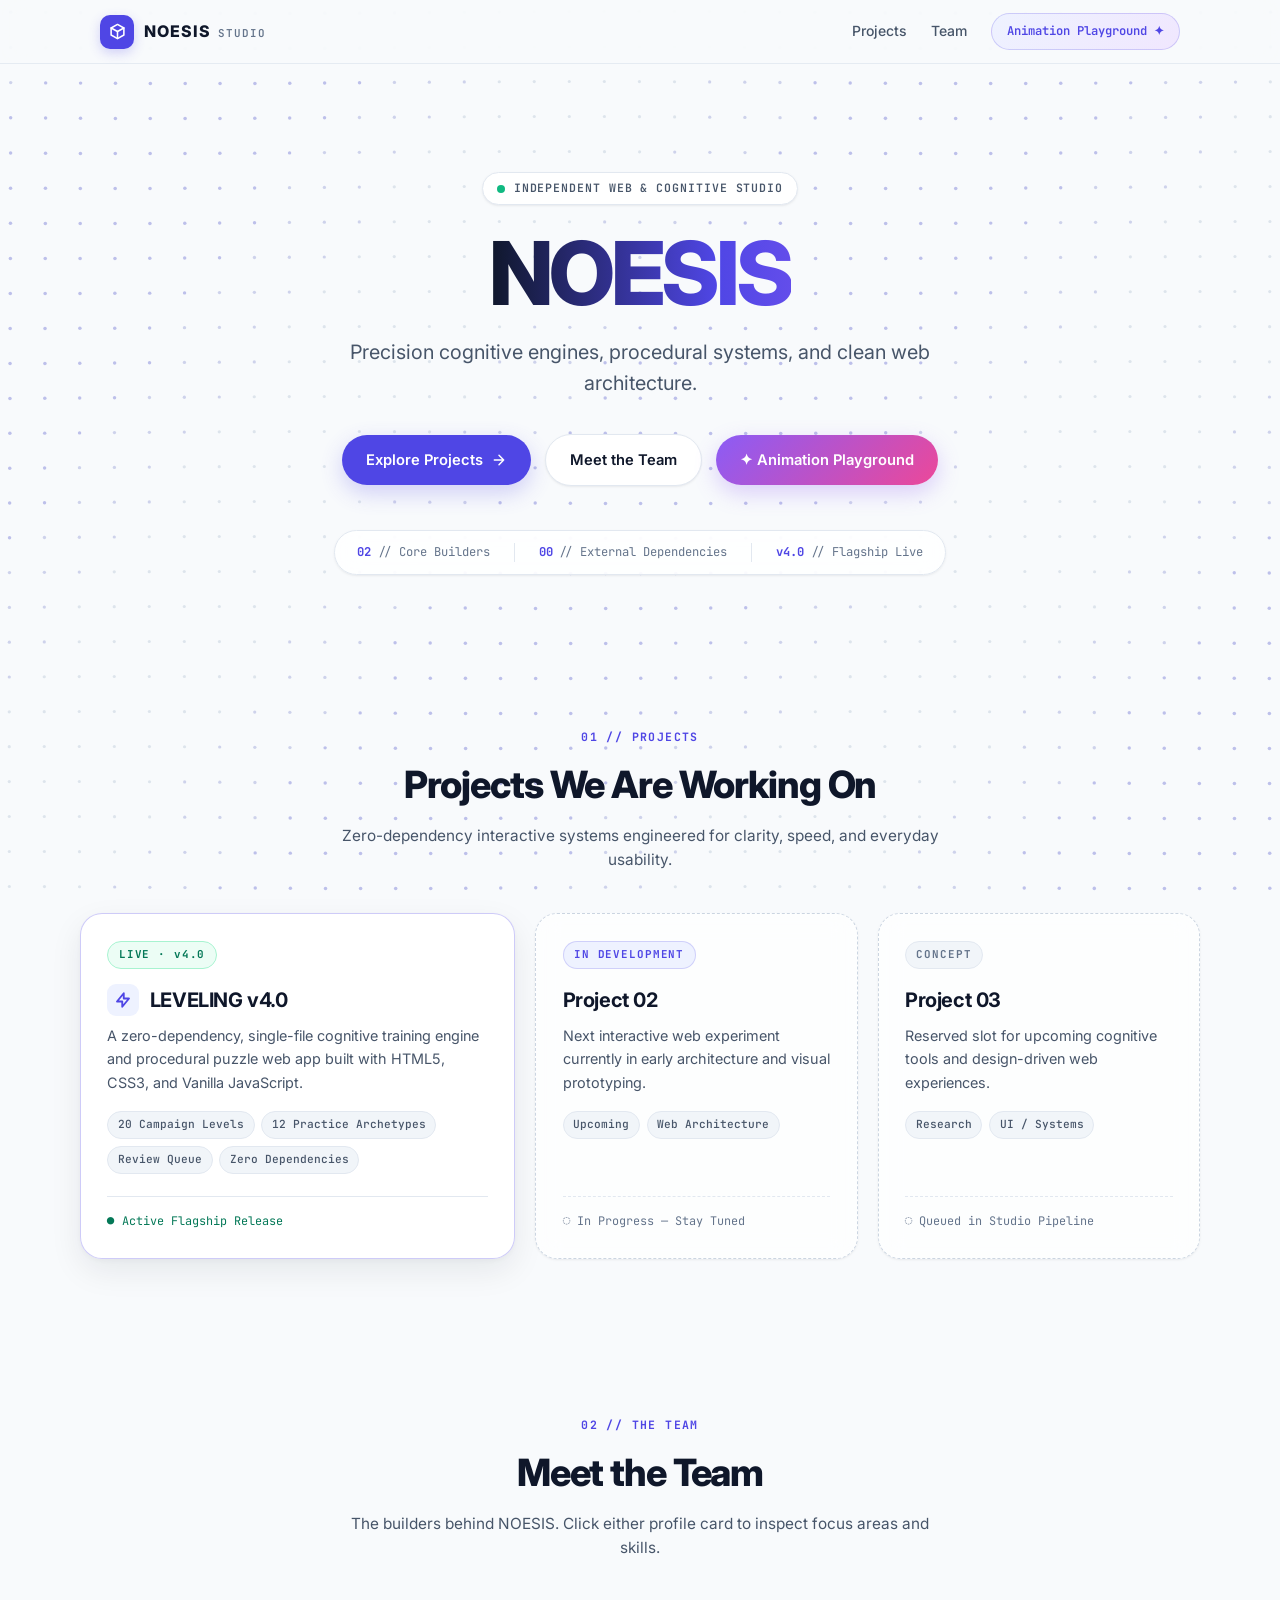
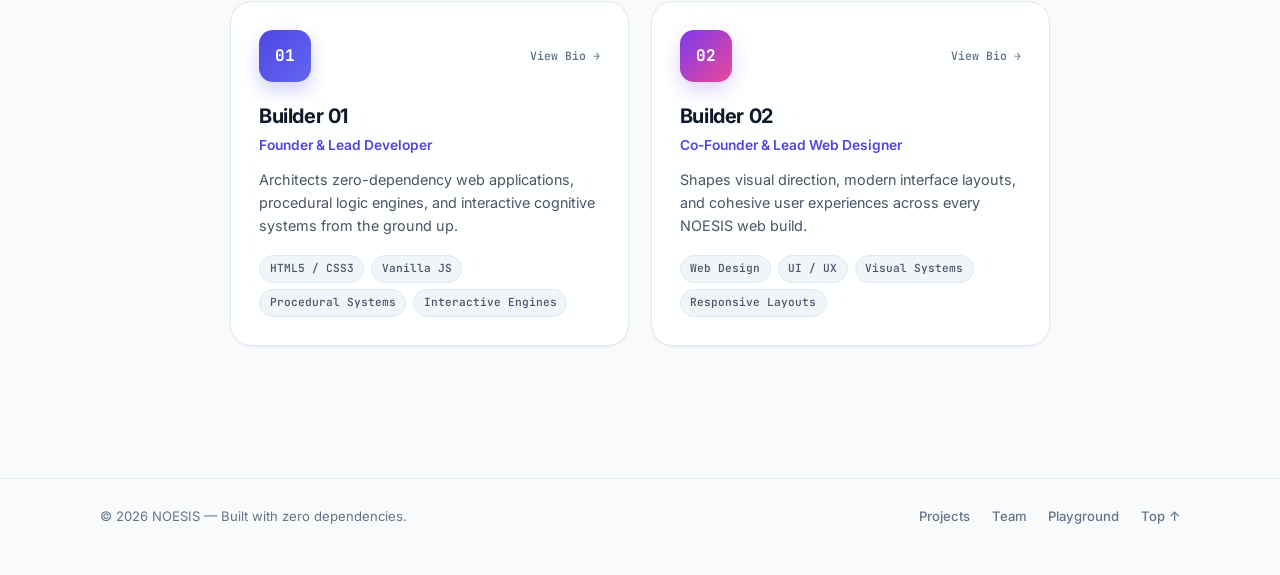
<file: index.html>
<!DOCTYPE html>
<html lang="en">
<head>
  <meta charset="UTF-8" />
  <meta name="viewport" content="width=device-width, initial-scale=1.0" />
  <title>NOESIS — Independent Web &amp; Cognitive Studio</title>

  <!-- Google Fonts: Inter (Editorial UI) & JetBrains Mono (Labels & Telemetry) -->
  <link rel="preconnect" href="https://fonts.googleapis.com" />
  <link rel="preconnect" href="https://fonts.gstatic.com" crossorigin />
  <link href="https://fonts.googleapis.com/css2?family=Inter:wght@400;500;600;700;800&family=JetBrains+Mono:wght@400;500;600;700&display=swap" rel="stylesheet" />

  <link rel="stylesheet" href="style.css" />
</head>
<body>

  <!-- =========================================================================
       SCROLL PROGRESS BAR
       ========================================================================= -->
  <div class="scroll-progress" id="scrollProgress" aria-hidden="true"></div>

  <!-- =========================================================================
       FULL-VIEWPORT 60FPS MAGNETIC DOT MATRIX CANVAS
       ========================================================================= -->
  <canvas id="matrixCanvas" aria-hidden="true"></canvas>

  <!-- =========================================================================
       MAIN EDITORIAL WEBSITE SHELL
       ========================================================================= -->
  <div class="site-shell" id="siteShell">

    <!-- 1. STICKY FROSTED NAVBAR -->
    <header class="navbar-wrap">
      <nav class="navbar" aria-label="Primary Navigation">
        <a href="#top" class="brand">
          <!-- Minimalist Geometric NOESIS SVG Mark -->
          <span class="brand-mark" aria-hidden="true">
            <svg width="17" height="17" viewBox="0 0 24 24" fill="none" stroke="currentColor" stroke-width="2.2" stroke-linecap="round" stroke-linejoin="round">
              <polygon points="12 2 21 7 21 17 12 22 3 17 3 7 12 2"></polygon>
              <line x1="12" y1="22" x2="12" y2="12"></line>
              <polyline points="21 7 12 12 3 7"></polyline>
            </svg>
          </span>
          <span class="brand-text">
            <span class="brand-name">NOESIS</span>
            <span class="brand-tag">STUDIO</span>
          </span>
        </a>

        <div class="nav-right">
          <div class="nav-links" id="navLinks">
            <a href="#projects">Projects</a>
            <a href="#team">Team</a>
          </div>

          <a href="playground.html" class="nav-cta magnetic-btn">
            Animation Playground ✦
          </a>

          <button type="button" class="mobile-menu-btn" id="mobileMenuBtn" aria-label="Toggle navigation menu" aria-expanded="false">
            <svg width="18" height="18" viewBox="0 0 24 24" fill="none" stroke="currentColor" stroke-width="2">
              <path stroke-linecap="round" d="M4 7h16M4 12h16M4 17h16" />
            </svg>
          </button>
        </div>
      </nav>
    </header>

    <main id="top">
      <!-- 2. HERO SECTION -->
      <section class="hero container">
        <div class="status-pill reveal" data-reveal-delay="0">
          <span class="live-dot" aria-hidden="true"></span>
          INDEPENDENT WEB &amp; COGNITIVE STUDIO
        </div>

        <h1 class="hero-title reveal" data-reveal-delay="1">NOESIS</h1>

        <p class="hero-subtitle reveal" data-reveal-delay="2">
          Precision cognitive engines, procedural systems, and clean web architecture.
        </p>

        <div class="hero-actions reveal" data-reveal-delay="3">
          <a href="#projects" class="btn-primary magnetic-btn">
            Explore Projects
            <svg width="16" height="16" viewBox="0 0 24 24" fill="none" stroke="currentColor" stroke-width="2.2" stroke-linecap="round" stroke-linejoin="round">
              <path d="M5 12h14m-7-7 7 7-7 7" />
            </svg>
          </a>
          <a href="#team" class="btn-secondary magnetic-btn">Meet the Team</a>
          <a href="playground.html" class="btn-playground magnetic-btn">
            ✦ Animation Playground
          </a>
        </div>

        <!-- Compact Horizontal Telemetry Strip -->
        <div class="telemetry-strip surface-card reveal" data-reveal-delay="4" aria-label="Studio Telemetry">
          <div class="telemetry-item"><strong>02</strong> // Core Builders</div>
          <div class="telemetry-item"><strong>00</strong> // External Dependencies</div>
          <div class="telemetry-item"><strong>v4.0</strong> // Flagship Live</div>
        </div>
      </section>

      <!-- 3. PROJECTS WE ARE WORKING ON (#projects) -->
      <section id="projects" class="container">
        <div class="section-head reveal">
          <span class="eyebrow">01 // PROJECTS</span>
          <h2 class="section-title">Projects We Are Working On</h2>
          <p class="section-desc">
            Zero-dependency interactive systems engineered for clarity, speed, and everyday usability.
          </p>
        </div>

        <!-- Populated dynamically from NOESIS_PROJECTS -->
        <div class="projects-grid" id="projectsGrid"></div>
      </section>

      <!-- 4. MEET THE TEAM (#team) -->
      <section id="team" class="container">
        <div class="section-head reveal">
          <span class="eyebrow">02 // THE TEAM</span>
          <h2 class="section-title">Meet the Team</h2>
          <p class="section-desc">
            The builders behind NOESIS. Click either profile card to inspect focus areas and skills.
          </p>
        </div>

        <!-- Populated dynamically from NOESIS_TEAM -->
        <div class="team-grid" id="teamGrid"></div>
      </section>
    </main>

    <!-- 5. MINIMALIST SINGLE-ROW FOOTER -->
    <footer class="site-footer">
      <div class="container footer-inner">
        <div>© 2026 NOESIS — Built with zero dependencies.</div>
        <div class="footer-links">
          <a href="#projects">Projects</a>
          <a href="#team">Team</a>
          <a href="playground.html">Playground</a>
          <a href="#top">Top ↑</a>
        </div>
      </div>
    </footer>
  </div>

  <!-- =========================================================================
       TEAM MEMBER DETAIL MODAL
       ========================================================================= -->
  <div class="modal-backdrop" id="memberModal" role="dialog" aria-modal="true" aria-labelledby="modalMemberName">
    <div class="modal-card">
      <button type="button" class="modal-close" id="modalCloseBtn" aria-label="Close profile modal">
        <svg width="16" height="16" viewBox="0 0 24 24" fill="none" stroke="currentColor" stroke-width="2.2">
          <path stroke-linecap="round" d="M6 6l12 12M18 6L6 18" />
        </svg>
      </button>
      <div id="modalBody"></div>
    </div>
  </div>

  <!-- TOAST NOTIFICATION -->
  <div class="toast" id="toast" role="status" aria-live="polite"></div>

  <script src="script.js"></script>
</body>
</html>
</file>
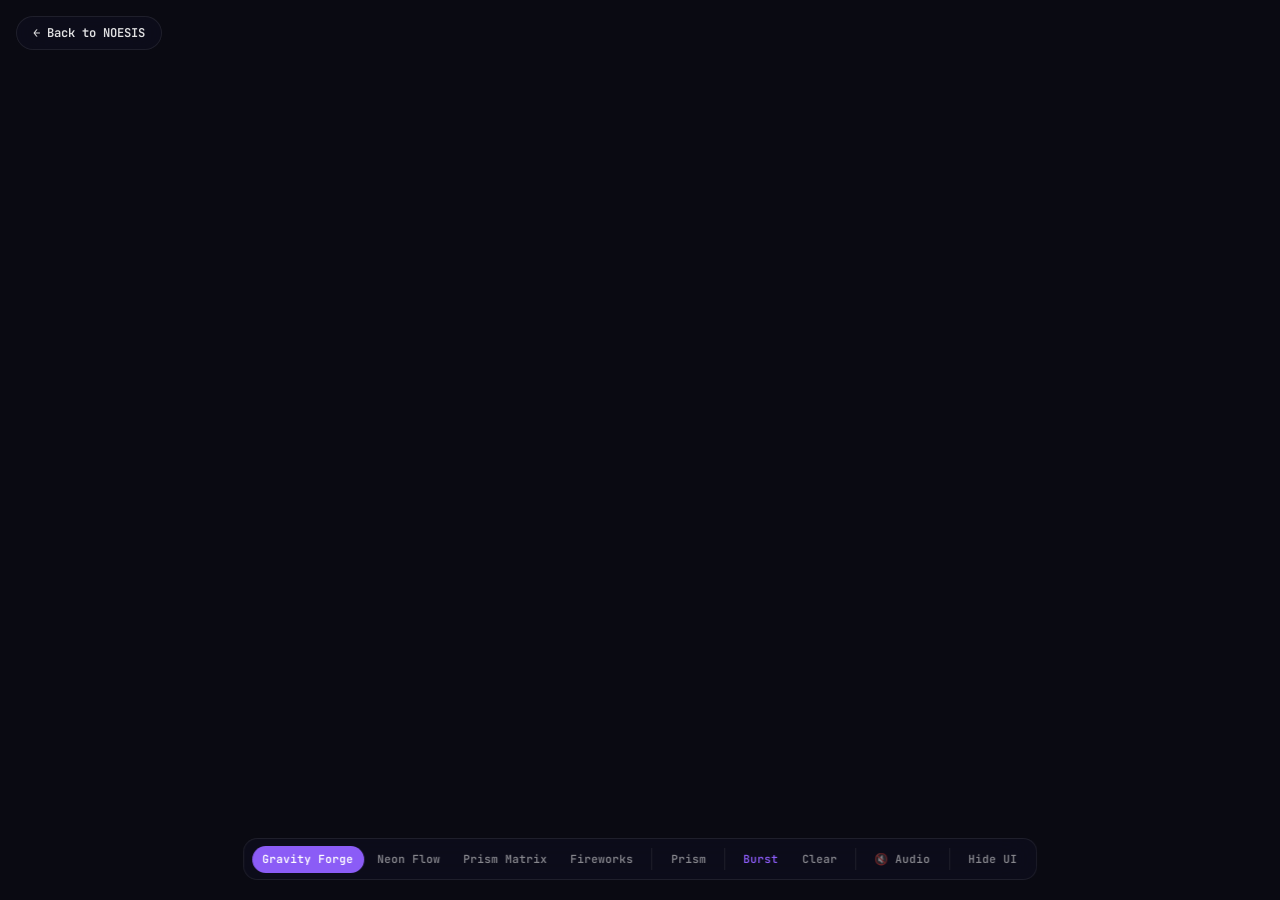
<file: playground.html>
<!DOCTYPE html>
<html lang="en">
<head>
  <meta charset="UTF-8" />
  <meta name="viewport" content="width=device-width, initial-scale=1.0, user-scalable=no" />
  <title>NOESIS — Animation Playground</title>
  <link rel="preconnect" href="https://fonts.googleapis.com" />
  <link rel="preconnect" href="https://fonts.gstatic.com" crossorigin />
  <link href="https://fonts.googleapis.com/css2?family=Inter:wght@400;500;600;700;800&family=JetBrains+Mono:wght@400;500;600;700&display=swap" rel="stylesheet" />
  <link rel="stylesheet" href="playground.css" />
</head>
<body>
  <canvas id="pgCanvas" aria-hidden="true"></canvas>

  <!-- Back pill -->
  <a href="index.html" class="back-pill" id="backPill">← Back to NOESIS</a>

  <!-- Control Dock -->
  <div class="dock" id="dock">
    <div class="dock-inner">
      <!-- Mode selector -->
      <div class="dock-group dock-modes" id="dockModes">
        <button type="button" class="dock-btn active" data-mode="gravity" title="Gravity Forge (1)">Gravity Forge</button>
        <button type="button" class="dock-btn" data-mode="neon" title="Neon Flow (2)">Neon Flow</button>
        <button type="button" class="dock-btn" data-mode="prism" title="Prism Matrix (3)">Prism Matrix</button>
        <button type="button" class="dock-btn" data-mode="fireworks" title="Spark Fireworks (4)">Fireworks</button>
      </div>

      <div class="dock-sep"></div>

      <!-- Palette cycler -->
      <div class="dock-group">
        <button type="button" class="dock-btn" id="btnPalette" title="Cycle Color Palette">Prism</button>
      </div>

      <div class="dock-sep"></div>

      <!-- Action buttons -->
      <div class="dock-group">
        <button type="button" class="dock-btn accent" id="btnBurst" title="Burst (Space)">Burst</button>
        <button type="button" class="dock-btn" id="btnClear" title="Clear (C)">Clear</button>
      </div>

      <div class="dock-sep"></div>

      <!-- Audio toggle -->
      <div class="dock-group">
        <button type="button" class="dock-btn" id="btnAudio" title="Toggle Synth Audio">🔇 Audio</button>
      </div>

      <div class="dock-sep"></div>

      <!-- Hide UI -->
      <div class="dock-group">
        <button type="button" class="dock-btn" id="btnHide" title="Hide UI (H)">Hide UI</button>
      </div>
    </div>
  </div>

  <!-- Tiny restore pill when UI is hidden -->
  <div class="restore-pill hidden" id="restorePill">tap or press H</div>

  <script src="playground.js"></script>
</body>
</html>
</file>
<file: style.css>
/* =========================================================================
 * 1. DESIGN TOKENS — CLEAN EDITORIAL LIGHT THEME (MATCHES LEVELING v4.0)
 * ========================================================================= */
:root {
  --bg-page: #f8fafc;
  --bg-surface: rgba(255, 255, 255, 0.84);
  --bg-surface-solid: #ffffff;
  --bg-subtle: #f1f5f9;
  --bg-pill-glass: rgba(255, 255, 255, 0.86);

  --border-default: #e2e8f0;
  --border-strong: #cbd5e1;

  --text-ink: #0f172a;
  --text-secondary: #475569;
  --text-muted: #64748b;

  --accent-indigo: #4f46e5;
  --accent-indigo-hover: #4338ca;
  --accent-indigo-soft: #eef2ff;
  --accent-emerald: #10b981;
  --accent-violet: #8b5cf6;
  --accent-cyan: #06b6d4;
  --accent-pink: #ec4899;

  --font-sans: 'Inter', -apple-system, BlinkMacSystemFont, 'Segoe UI', Roboto, sans-serif;
  --font-mono: 'JetBrains Mono', ui-monospace, SFMono-Regular, Menlo, Monaco, monospace;

  --radius-sm: 10px;
  --radius-md: 16px;
  --radius-lg: 22px;
  --radius-pill: 999px;

  --shadow-sm: 0 1px 3px rgba(15, 23, 42, 0.05), 0 1px 2px rgba(15, 23, 42, 0.03);
  --shadow-md: 0 12px 32px rgba(15, 23, 42, 0.08), 0 2px 6px rgba(15, 23, 42, 0.04);
  --max-width: 1120px;

  --spring-bounce: cubic-bezier(0.34, 1.56, 0.64, 1);
  --spring-smooth: cubic-bezier(0.22, 1, 0.36, 1);
}

/* =========================================================================
 * 2. BASE RESET & TYPOGRAPHY
 * ========================================================================= */
*, *::before, *::after {
  box-sizing: border-box;
  margin: 0;
  padding: 0;
}

html {
  scroll-behavior: smooth;
  background: var(--bg-page);
  color: var(--text-ink);
  font-family: var(--font-sans);
  -webkit-font-smoothing: antialiased;
  overflow-x: hidden;
}

body {
  min-height: 100vh;
  background: var(--bg-page);
  line-height: 1.6;
  overflow-x: hidden;
}

a {
  color: inherit;
  text-decoration: none;
}

button {
  font-family: inherit;
  background: none;
  border: none;
  color: inherit;
  cursor: pointer;
}

/* =========================================================================
 * 2b. SCROLL PROGRESS BAR
 * ========================================================================= */
.scroll-progress {
  position: fixed;
  top: 0;
  left: 0;
  height: 3px;
  width: 0%;
  z-index: 100;
  background: linear-gradient(90deg, var(--accent-indigo), var(--accent-cyan), var(--accent-pink));
  background-size: 200% 100%;
  animation: scrollGradientShift 3s ease infinite;
  transition: width 0.08s linear;
  pointer-events: none;
}

@keyframes scrollGradientShift {
  0%, 100% { background-position: 0% 50%; }
  50% { background-position: 100% 50%; }
}

/* =========================================================================
 * 3. FULL-VIEWPORT MAGNETIC DOT MATRIX CANVAS
 * ========================================================================= */
#matrixCanvas {
  position: fixed;
  inset: 0;
  width: 100%;
  height: 100%;
  z-index: 0;
  display: block;
  pointer-events: none;
}

/* =========================================================================
 * 4. SHELL, CONTAINERS & FROSTED CARDS
 * ========================================================================= */
.site-shell {
  position: relative;
  z-index: 10;
}

.container {
  width: 100%;
  max-width: var(--max-width);
  margin: 0 auto;
  padding: 0 1.25rem;
}

.surface-card {
  background: var(--bg-surface);
  backdrop-filter: blur(12px);
  -webkit-backdrop-filter: blur(12px);
  border: 1px solid var(--border-default);
  box-shadow: var(--shadow-sm);
}

/* Scroll reveal with spring bounce */
.reveal {
  opacity: 0;
  transform: translateY(28px) scale(0.97);
  transition: opacity 0.7s var(--spring-smooth),
              transform 0.7s var(--spring-bounce);
}

.reveal.is-visible {
  opacity: 1;
  transform: translateY(0) scale(1);
}

/* =========================================================================
 * 5. STICKY FROSTED NAVBAR
 * ========================================================================= */
.navbar-wrap {
  position: sticky;
  top: 0;
  z-index: 40;
  background: rgba(248, 250, 252, 0.8);
  backdrop-filter: blur(14px);
  -webkit-backdrop-filter: blur(14px);
  border-bottom: 1px solid rgba(226, 232, 240, 0.85);
}

.navbar {
  max-width: var(--max-width);
  margin: 0 auto;
  padding: 0.8rem 1.25rem;
  display: flex;
  align-items: center;
  justify-content: space-between;
  gap: 1rem;
  position: relative;
}

.brand {
  display: inline-flex;
  align-items: center;
  gap: 0.65rem;
}

.brand-mark {
  width: 34px;
  height: 34px;
  border-radius: 10px;
  background: var(--accent-indigo);
  color: #ffffff;
  display: grid;
  place-items: center;
  box-shadow: 0 4px 12px rgba(79, 70, 229, 0.24);
  transition: transform 0.5s var(--spring-bounce), box-shadow 0.3s ease;
  transform-style: preserve-3d;
}

.brand:hover .brand-mark {
  transform: rotateY(180deg) scale(1.12);
  box-shadow: 0 6px 20px rgba(79, 70, 229, 0.38);
}

.brand-text {
  display: flex;
  align-items: baseline;
  gap: 0.45rem;
}

.brand-name {
  font-size: 1rem;
  font-weight: 800;
  letter-spacing: 0.06em;
  color: var(--text-ink);
}

.brand-tag {
  font-family: var(--font-mono);
  font-size: 0.68rem;
  font-weight: 600;
  letter-spacing: 0.08em;
  color: var(--text-muted);
}

.nav-right {
  display: flex;
  align-items: center;
  gap: 1.5rem;
}

.nav-links {
  display: flex;
  align-items: center;
  gap: 1.5rem;
}

.nav-links a {
  font-size: 0.875rem;
  font-weight: 500;
  color: var(--text-secondary);
  transition: color 0.18s ease;
}

.nav-links a:hover {
  color: var(--accent-indigo);
}

.nav-cta {
  font-family: var(--font-mono);
  font-size: 0.76rem;
  font-weight: 600;
  padding: 0.5rem 0.95rem;
  border-radius: var(--radius-pill);
  background: linear-gradient(135deg, var(--accent-indigo-soft), #f0e7fe);
  color: var(--accent-indigo);
  border: 1px solid rgba(79, 70, 229, 0.22);
  transition: background 0.25s ease, color 0.25s ease, transform 0.3s var(--spring-bounce), box-shadow 0.25s ease;
  white-space: nowrap;
}

.nav-cta:hover {
  background: linear-gradient(135deg, var(--accent-indigo), var(--accent-violet));
  color: #ffffff;
  transform: translateY(-2px);
  box-shadow: 0 6px 20px rgba(79, 70, 229, 0.3);
}

.mobile-menu-btn {
  display: none;
  width: 36px;
  height: 36px;
  border-radius: 10px;
  place-items: center;
  border: 1px solid var(--border-default);
  background: var(--bg-surface-solid);
  color: var(--text-ink);
}

/* =========================================================================
 * 6. HERO SECTION & TELEMETRY STRIP
 * ========================================================================= */
.hero {
  padding: clamp(4.25rem, 9vw, 6.75rem) 0 clamp(3rem, 6vw, 4.5rem);
  text-align: center;
  display: flex;
  flex-direction: column;
  align-items: center;
}

.status-pill {
  display: inline-flex;
  align-items: center;
  gap: 0.55rem;
  padding: 0.4rem 0.9rem;
  border-radius: var(--radius-pill);
  background: var(--bg-surface-solid);
  border: 1px solid var(--border-default);
  box-shadow: var(--shadow-sm);
  font-family: var(--font-mono);
  font-size: 0.72rem;
  font-weight: 600;
  letter-spacing: 0.08em;
  color: var(--text-secondary);
  margin-bottom: 1.5rem;
  animation: statusFloat 4s ease-in-out infinite;
}

@keyframes statusFloat {
  0%, 100% { transform: translateY(0); }
  50% { transform: translateY(-4px); }
}

.live-dot {
  width: 8px;
  height: 8px;
  border-radius: 50%;
  background: var(--accent-emerald);
  animation: livePulse 2.4s ease-in-out infinite;
}

/* Hero title with flowing gradient sheen */
.hero-title {
  font-size: clamp(3rem, 8.5vw, 5.5rem);
  font-weight: 800;
  letter-spacing: -0.045em;
  line-height: 1.02;
  margin-bottom: 1.1rem;
  background: linear-gradient(
    90deg,
    var(--text-ink) 0%,
    var(--accent-indigo) 25%,
    var(--accent-violet) 50%,
    var(--accent-cyan) 75%,
    var(--text-ink) 100%
  );
  background-size: 300% 100%;
  -webkit-background-clip: text;
  background-clip: text;
  -webkit-text-fill-color: transparent;
  animation: heroGradientFlow 6s ease infinite;
}

@keyframes heroGradientFlow {
  0% { background-position: 0% 50%; }
  50% { background-position: 100% 50%; }
  100% { background-position: 0% 50%; }
}

.hero-subtitle {
  font-size: clamp(1.02rem, 2.2vw, 1.24rem);
  color: var(--text-secondary);
  max-width: 580px;
  margin-bottom: 2.15rem;
}

.hero-actions {
  display: flex;
  flex-wrap: wrap;
  align-items: center;
  justify-content: center;
  gap: 0.85rem;
  margin-bottom: 2.75rem;
}

.btn-primary {
  display: inline-flex;
  align-items: center;
  gap: 0.5rem;
  padding: 0.82rem 1.5rem;
  border-radius: var(--radius-pill);
  background: var(--accent-indigo);
  color: #ffffff;
  font-size: 0.92rem;
  font-weight: 600;
  box-shadow: 0 8px 22px rgba(79, 70, 229, 0.24);
  transition: background 0.18s ease, transform 0.35s var(--spring-bounce), box-shadow 0.18s ease;
}

.btn-primary:hover {
  background: var(--accent-indigo-hover);
  transform: translateY(-3px) scale(1.03);
  box-shadow: 0 12px 26px rgba(79, 70, 229, 0.32);
}

.btn-secondary {
  display: inline-flex;
  align-items: center;
  gap: 0.5rem;
  padding: 0.82rem 1.5rem;
  border-radius: var(--radius-pill);
  background: var(--bg-surface-solid);
  color: var(--text-ink);
  border: 1px solid var(--border-default);
  font-size: 0.92rem;
  font-weight: 600;
  box-shadow: var(--shadow-sm);
  transition: border-color 0.18s ease, transform 0.35s var(--spring-bounce), color 0.18s ease;
}

.btn-secondary:hover {
  border-color: var(--accent-indigo);
  color: var(--accent-indigo);
  transform: translateY(-3px) scale(1.03);
}

/* Playground pill button in hero */
.btn-playground {
  display: inline-flex;
  align-items: center;
  gap: 0.5rem;
  padding: 0.82rem 1.5rem;
  border-radius: var(--radius-pill);
  background: linear-gradient(135deg, var(--accent-violet), var(--accent-pink));
  color: #ffffff;
  font-size: 0.92rem;
  font-weight: 600;
  box-shadow: 0 8px 22px rgba(139, 92, 246, 0.28);
  transition: transform 0.35s var(--spring-bounce), box-shadow 0.25s ease, filter 0.25s ease;
}

.btn-playground:hover {
  transform: translateY(-3px) scale(1.05);
  box-shadow: 0 14px 30px rgba(139, 92, 246, 0.38);
  filter: brightness(1.1);
}

.telemetry-strip {
  display: inline-flex;
  align-items: center;
  gap: 1.5rem;
  padding: 0.72rem 1.4rem;
  border-radius: var(--radius-pill);
  font-family: var(--font-mono);
  font-size: 0.76rem;
  color: var(--text-muted);
}

.telemetry-item {
  display: inline-flex;
  align-items: center;
  gap: 0.4rem;
}

.telemetry-item strong {
  color: var(--accent-indigo);
  font-weight: 700;
}

.telemetry-item:not(:last-child) {
  padding-right: 1.5rem;
  border-right: 1px solid var(--border-default);
}

/* =========================================================================
 * 7. SECTION HEADERS
 * ========================================================================= */
main section:not(.hero) {
  padding: clamp(3rem, 6vw, 4.75rem) 0;
}

.section-head {
  text-align: center;
  max-width: 600px;
  margin: 0 auto 2.5rem;
}

.eyebrow {
  display: inline-block;
  font-family: var(--font-mono);
  font-size: 0.72rem;
  font-weight: 700;
  letter-spacing: 0.12em;
  text-transform: uppercase;
  color: var(--accent-indigo);
  margin-bottom: 0.55rem;
}

.section-title {
  font-size: clamp(1.75rem, 3.8vw, 2.35rem);
  font-weight: 800;
  letter-spacing: -0.03em;
  color: var(--text-ink);
  margin-bottom: 0.55rem;
}

.section-desc {
  font-size: 0.96rem;
  color: var(--text-secondary);
}

/* =========================================================================
 * 8. PROJECTS GRID (#projects) — With spotlight + 3D tilt
 * ========================================================================= */
.projects-grid {
  display: grid;
  grid-template-columns: 1.35fr 1fr 1fr;
  gap: 1.25rem;
  align-items: stretch;
}

.project-card {
  border-radius: var(--radius-lg);
  padding: 1.65rem;
  display: flex;
  flex-direction: column;
  justify-content: space-between;
  gap: 1.4rem;
  transition: transform 0.4s var(--spring-bounce), border-color 0.22s ease, box-shadow 0.22s ease;
  position: relative;
  overflow: hidden;
  --mx: 0.5;
  --my: 0.5;
}

/* Radial spotlight glow on hover */
.project-card::before {
  content: '';
  position: absolute;
  inset: 0;
  border-radius: inherit;
  background: radial-gradient(
    420px circle at calc(var(--mx) * 100%) calc(var(--my) * 100%),
    rgba(79, 70, 229, 0.08) 0%,
    transparent 70%
  );
  opacity: 0;
  transition: opacity 0.35s ease;
  pointer-events: none;
  z-index: 0;
}

.project-card:hover::before {
  opacity: 1;
}

.project-card > * {
  position: relative;
  z-index: 1;
}

.project-card.flagship {
  background: rgba(255, 255, 255, 0.94);
  border-color: rgba(79, 70, 229, 0.28);
  box-shadow: var(--shadow-md);
}

.project-card.flagship:hover {
  border-color: var(--accent-indigo);
  box-shadow: 0 18px 40px rgba(79, 70, 229, 0.12);
}

.project-card.upcoming {
  border-style: dashed;
  border-color: var(--border-strong);
  background: rgba(255, 255, 255, 0.68);
}

.project-top {
  margin-bottom: 0.9rem;
}

.project-badge {
  display: inline-flex;
  align-items: center;
  font-family: var(--font-mono);
  font-size: 0.68rem;
  font-weight: 700;
  letter-spacing: 0.08em;
  padding: 0.28rem 0.65rem;
  border-radius: var(--radius-pill);
}

.badge-live {
  background: #ecfdf5;
  color: #047857;
  border: 1px solid #a7f3d0;
}

.badge-dev {
  background: var(--accent-indigo-soft);
  color: var(--accent-indigo);
  border: 1px solid rgba(79, 70, 229, 0.2);
}

.badge-concept {
  background: var(--bg-subtle);
  color: var(--text-muted);
  border: 1px solid var(--border-default);
}

.project-title-row {
  display: flex;
  align-items: center;
  gap: 0.65rem;
  margin-bottom: 0.55rem;
}

.leveling-icon {
  width: 32px;
  height: 32px;
  border-radius: 9px;
  background: var(--accent-indigo-soft);
  color: var(--accent-indigo);
  display: grid;
  place-items: center;
  flex-shrink: 0;
}

.leveling-icon svg {
  width: 18px;
  height: 18px;
}

.project-title {
  font-size: 1.25rem;
  font-weight: 700;
  letter-spacing: -0.02em;
  color: var(--text-ink);
}

.project-desc {
  font-size: 0.9rem;
  color: var(--text-secondary);
  line-height: 1.6;
  margin-bottom: 1.1rem;
}

.pill-list {
  display: flex;
  flex-wrap: wrap;
  gap: 0.42rem;
}

.tag-pill {
  font-family: var(--font-mono);
  font-size: 0.7rem;
  font-weight: 500;
  padding: 0.25rem 0.6rem;
  border-radius: var(--radius-pill);
  background: var(--bg-subtle);
  color: var(--text-secondary);
  border: 1px solid var(--border-default);
  transition: transform 0.3s var(--spring-bounce), background 0.2s ease, color 0.2s ease;
}

/* Tag pills pop on card hover */
.project-card:hover .tag-pill,
.member-card:hover .tag-pill {
  transform: translateY(-2px) scale(1.04);
  background: var(--accent-indigo-soft);
  color: var(--accent-indigo);
}

.project-actions {
  display: flex;
  flex-wrap: wrap;
  gap: 0.6rem;
  padding-top: 1rem;
  border-top: 1px solid var(--border-default);
}

.btn-card-primary {
  display: inline-flex;
  align-items: center;
  justify-content: center;
  padding: 0.58rem 1rem;
  border-radius: 10px;
  background: var(--accent-indigo);
  color: #ffffff;
  font-size: 0.82rem;
  font-weight: 600;
  transition: background 0.18s ease, transform 0.18s ease;
}

.btn-card-primary:hover {
  background: var(--accent-indigo-hover);
  transform: translateY(-1px);
}

.btn-card-secondary {
  display: inline-flex;
  align-items: center;
  justify-content: center;
  padding: 0.58rem 0.95rem;
  border-radius: 10px;
  background: var(--bg-surface-solid);
  color: var(--text-ink);
  border: 1px solid var(--border-default);
  font-size: 0.82rem;
  font-weight: 600;
  transition: border-color 0.18s ease, color 0.18s ease;
}

.btn-card-secondary:hover {
  border-color: var(--accent-indigo);
  color: var(--accent-indigo);
}

.upcoming-status {
  display: inline-flex;
  align-items: center;
  gap: 0.45rem;
  font-family: var(--font-mono);
  font-size: 0.74rem;
  color: var(--text-muted);
  padding-top: 0.95rem;
  border-top: 1px dashed var(--border-default);
}

/* =========================================================================
 * 9. MEET THE TEAM (#team) — With spotlight + 3D tilt
 * ========================================================================= */
.team-grid {
  display: grid;
  grid-template-columns: repeat(2, 1fr);
  gap: 1.35rem;
  max-width: 820px;
  margin: 0 auto;
  perspective: 1000px;
}

.member-card {
  border-radius: var(--radius-lg);
  padding: 1.75rem;
  cursor: pointer;
  display: flex;
  flex-direction: column;
  justify-content: space-between;
  gap: 1.35rem;
  transition: transform 0.4s var(--spring-bounce),
              border-color 0.2s ease,
              box-shadow 0.2s ease;
  position: relative;
  overflow: hidden;
  --mx: 0.5;
  --my: 0.5;
}

/* Radial spotlight glow on hover */
.member-card::before {
  content: '';
  position: absolute;
  inset: 0;
  border-radius: inherit;
  background: radial-gradient(
    380px circle at calc(var(--mx) * 100%) calc(var(--my) * 100%),
    rgba(79, 70, 229, 0.08) 0%,
    transparent 70%
  );
  opacity: 0;
  transition: opacity 0.35s ease;
  pointer-events: none;
  z-index: 0;
}

.member-card:hover::before {
  opacity: 1;
}

.member-card > * {
  position: relative;
  z-index: 1;
}

.member-card:hover {
  border-color: rgba(79, 70, 229, 0.42);
  box-shadow: var(--shadow-md);
}

.member-header {
  display: flex;
  align-items: center;
  justify-content: space-between;
  margin-bottom: 1.1rem;
}

.monogram {
  width: 52px;
  height: 52px;
  border-radius: 14px;
  display: grid;
  place-items: center;
  font-family: var(--font-mono);
  font-size: 1rem;
  font-weight: 700;
  color: #ffffff;
  flex-shrink: 0;
}

.monogram-indigo {
  background: linear-gradient(135deg, #4f46e5, #6366f1);
  box-shadow: 0 8px 18px rgba(79, 70, 229, 0.25);
}

.monogram-violet {
  background: linear-gradient(135deg, #7c3aed, #ec4899);
  box-shadow: 0 8px 18px rgba(124, 58, 237, 0.22);
}

.inspect-label {
  font-family: var(--font-mono);
  font-size: 0.72rem;
  font-weight: 600;
  color: var(--text-muted);
  transition: color 0.18s ease;
}

.member-card:hover .inspect-label {
  color: var(--accent-indigo);
}

.member-name {
  font-size: 1.25rem;
  font-weight: 700;
  letter-spacing: -0.02em;
  color: var(--text-ink);
  margin-bottom: 0.15rem;
}

.member-role {
  font-size: 0.86rem;
  font-weight: 600;
  color: var(--accent-indigo);
  margin-bottom: 0.75rem;
}

.member-bio {
  font-size: 0.9rem;
  color: var(--text-secondary);
  line-height: 1.6;
  margin-bottom: 1.1rem;
}

.member-footer {
  padding-top: 1rem;
  border-top: 1px solid var(--border-default);
}

.member-link-btn {
  display: inline-flex;
  align-items: center;
  gap: 0.5rem;
  font-family: var(--font-mono);
  font-size: 0.76rem;
  font-weight: 600;
  color: var(--text-ink);
  padding: 0.48rem 0.85rem;
  border-radius: 10px;
  background: var(--bg-page);
  border: 1px solid var(--border-default);
  transition: border-color 0.18s ease, color 0.18s ease, background 0.18s ease;
}

.member-link-btn:hover {
  border-color: var(--accent-indigo);
  color: var(--accent-indigo);
  background: var(--accent-indigo-soft);
}

/* =========================================================================
 * 10. MINIMALIST SINGLE-ROW FOOTER
 * ========================================================================= */
.site-footer {
  border-top: 1px solid var(--border-default);
  margin-top: 3.5rem;
  padding: 1.65rem 0 3rem;
}

.footer-inner {
  display: flex;
  flex-wrap: wrap;
  align-items: center;
  justify-content: space-between;
  gap: 1rem;
  font-size: 0.82rem;
  color: var(--text-muted);
}

.footer-links {
  display: flex;
  align-items: center;
  gap: 1.35rem;
  font-weight: 500;
}

.footer-links a:hover {
  color: var(--accent-indigo);
}

/* =========================================================================
 * 11. MEMBER DETAIL MODAL — Spring pop
 * ========================================================================= */
.modal-backdrop {
  position: fixed;
  inset: 0;
  z-index: 70;
  background: rgba(15, 23, 42, 0.42);
  backdrop-filter: blur(6px);
  -webkit-backdrop-filter: blur(6px);
  display: flex;
  align-items: center;
  justify-content: center;
  padding: 1.25rem;
  opacity: 0;
  pointer-events: none;
  transition: opacity 0.25s ease;
}

.modal-backdrop.open {
  opacity: 1;
  pointer-events: auto;
}

.modal-card {
  width: 100%;
  max-width: 500px;
  border-radius: 22px;
  padding: 1.85rem;
  background: var(--bg-surface-solid);
  border: 1px solid var(--border-default);
  box-shadow: 0 24px 60px rgba(15, 23, 42, 0.18);
  transform: translateY(18px) scale(0.92);
  transition: transform 0.45s var(--spring-bounce);
  position: relative;
}

.modal-backdrop.open .modal-card {
  transform: translateY(0) scale(1);
}

.modal-close {
  position: absolute;
  top: 1.15rem;
  right: 1.15rem;
  width: 34px;
  height: 34px;
  border-radius: 9px;
  display: grid;
  place-items: center;
  color: var(--text-muted);
  background: var(--bg-page);
  border: 1px solid var(--border-default);
  transition: color 0.18s ease, border-color 0.18s ease;
}

.modal-close:hover {
  color: var(--text-ink);
  border-color: var(--border-strong);
}

.modal-focus-box {
  margin-top: 1.15rem;
  padding: 0.95rem 1.05rem;
  border-radius: 12px;
  background: var(--bg-page);
  border: 1px solid var(--border-default);
}

.modal-focus-label {
  font-family: var(--font-mono);
  font-size: 0.68rem;
  font-weight: 700;
  text-transform: uppercase;
  letter-spacing: 0.08em;
  color: var(--accent-indigo);
  margin-bottom: 0.35rem;
}

/* =========================================================================
 * 12. TOAST NOTIFICATION
 * ========================================================================= */
.toast {
  position: fixed;
  bottom: 4.5rem;
  left: 50%;
  transform: translateX(-50%) translateY(10px);
  z-index: 80;
  background: var(--text-ink);
  color: #ffffff;
  font-family: var(--font-mono);
  font-size: 0.76rem;
  font-weight: 500;
  padding: 0.55rem 1.1rem;
  border-radius: var(--radius-pill);
  box-shadow: 0 10px 28px rgba(15, 23, 42, 0.22);
  opacity: 0;
  pointer-events: none;
  transition: opacity 0.22s ease, transform 0.22s ease;
}

.toast.show {
  opacity: 1;
  transform: translateX(-50%) translateY(0);
}

/* =========================================================================
 * 13. ANIMATIONS & RESPONSIVE BREAKPOINTS
 * ========================================================================= */
@keyframes livePulse {
  0%, 100% { box-shadow: 0 0 0 3px rgba(16, 185, 129, 0.22); }
  50% { box-shadow: 0 0 0 6px rgba(16, 185, 129, 0.08); }
}

/* =========================================================================
 * 14. REDUCED MOTION
 * ========================================================================= */
@media (prefers-reduced-motion: reduce) {
  *, *::before, *::after {
    animation-duration: 0.01ms !important;
    animation-iteration-count: 1 !important;
    transition-duration: 0.01ms !important;
  }
  .scroll-progress { transition: none; }
  .hero-title { animation: none; background: none; -webkit-text-fill-color: var(--text-ink); color: var(--text-ink); }
  .status-pill { animation: none; }
  .reveal { opacity: 1; transform: none; }
}

/* =========================================================================
 * 15. RESPONSIVE BREAKPOINTS
 * ========================================================================= */
@media (max-width: 960px) {
  .projects-grid {
    grid-template-columns: 1fr;
    max-width: 560px;
    margin: 0 auto;
  }
}

@media (max-width: 720px) {
  .nav-links {
    display: none;
    position: absolute;
    top: calc(100% + 0.5rem);
    left: 1rem;
    right: 1rem;
    flex-direction: column;
    align-items: stretch;
    gap: 0.25rem;
    padding: 0.75rem;
    border-radius: var(--radius-md);
    background: var(--bg-surface-solid);
    border: 1px solid var(--border-default);
    box-shadow: var(--shadow-md);
  }

  .nav-links.open {
    display: flex;
  }

  .nav-links a {
    padding: 0.65rem 0.8rem;
    border-radius: 8px;
  }

  .nav-links a:hover {
    background: var(--bg-page);
  }

  .mobile-menu-btn {
    display: inline-grid;
  }

  .nav-right {
    gap: 0.6rem;
  }

  .team-grid {
    grid-template-columns: 1fr;
    max-width: 480px;
  }

  .telemetry-strip {
    flex-direction: column;
    gap: 0.45rem;
    padding: 0.9rem 1.25rem;
  }

  .telemetry-item:not(:last-child) {
    border-right: none;
    border-bottom: 1px solid var(--border-default);
    padding-bottom: 0.45rem;
  }

  .hero-actions {
    flex-direction: column;
    gap: 0.65rem;
  }
}
</file>
<file: playground.css>
/* =========================================================================
 * PLAYGROUND — Full-screen animation sandbox
 * ========================================================================= */
:root {
  --pg-bg: #0a0a12;
  --pg-glass: rgba(15, 15, 30, 0.72);
  --pg-border: rgba(255, 255, 255, 0.08);
  --pg-text: rgba(255, 255, 255, 0.88);
  --pg-text-dim: rgba(255, 255, 255, 0.5);
  --pg-accent: #8b5cf6;
  --pg-radius: 14px;
  --font-sans: 'Inter', -apple-system, BlinkMacSystemFont, sans-serif;
  --font-mono: 'JetBrains Mono', ui-monospace, monospace;
}

*, *::before, *::after {
  box-sizing: border-box;
  margin: 0;
  padding: 0;
}

html, body {
  width: 100vw;
  height: 100vh;
  overflow: hidden;
  background: var(--pg-bg);
  color: var(--pg-text);
  font-family: var(--font-sans);
  -webkit-font-smoothing: antialiased;
  cursor: crosshair;
  user-select: none;
  -webkit-user-select: none;
}

/* Canvas */
#pgCanvas {
  position: fixed;
  inset: 0;
  width: 100%;
  height: 100%;
  display: block;
}

/* Back pill */
.back-pill {
  position: fixed;
  top: 1rem;
  left: 1rem;
  z-index: 50;
  background: var(--pg-glass);
  backdrop-filter: blur(16px);
  -webkit-backdrop-filter: blur(16px);
  border: 1px solid var(--pg-border);
  color: var(--pg-text);
  font-family: var(--font-mono);
  font-size: 0.76rem;
  font-weight: 600;
  padding: 0.5rem 1rem;
  border-radius: 999px;
  text-decoration: none;
  transition: background 0.2s ease, transform 0.25s cubic-bezier(0.34, 1.56, 0.64, 1);
}

.back-pill:hover {
  background: rgba(139, 92, 246, 0.25);
  transform: scale(1.05);
}

/* Control Dock */
.dock {
  position: fixed;
  bottom: 1.25rem;
  left: 50%;
  transform: translateX(-50%);
  z-index: 50;
  background: var(--pg-glass);
  backdrop-filter: blur(20px);
  -webkit-backdrop-filter: blur(20px);
  border: 1px solid var(--pg-border);
  border-radius: var(--pg-radius);
  padding: 0.4rem 0.5rem;
  transition: opacity 0.3s ease, transform 0.35s cubic-bezier(0.34, 1.56, 0.64, 1);
  max-width: calc(100vw - 2rem);
  overflow-x: auto;
}

.dock.hidden {
  opacity: 0;
  transform: translateX(-50%) translateY(20px);
  pointer-events: none;
}

.dock-inner {
  display: flex;
  align-items: center;
  gap: 0.25rem;
}

.dock-group {
  display: flex;
  align-items: center;
  gap: 0.15rem;
}

.dock-sep {
  width: 1px;
  height: 22px;
  background: var(--pg-border);
  margin: 0 0.25rem;
  flex-shrink: 0;
}

.dock-btn {
  font-family: var(--font-mono);
  font-size: 0.7rem;
  font-weight: 600;
  color: var(--pg-text-dim);
  padding: 0.4rem 0.65rem;
  border-radius: 999px;
  white-space: nowrap;
  background: transparent;
  border: none;
  cursor: pointer;
  transition: background 0.16s ease, color 0.16s ease, transform 0.2s ease;
}

.dock-btn:hover {
  background: rgba(255, 255, 255, 0.08);
  color: var(--pg-text);
}

.dock-btn.active {
  background: var(--pg-accent);
  color: #ffffff;
}

.dock-btn.accent {
  color: var(--pg-accent);
}

.dock-btn.accent:hover {
  background: rgba(139, 92, 246, 0.2);
}

/* Restore pill */
.restore-pill {
  position: fixed;
  bottom: 0.5rem;
  left: 50%;
  transform: translateX(-50%);
  z-index: 50;
  font-family: var(--font-mono);
  font-size: 0.6rem;
  color: var(--pg-text-dim);
  background: rgba(255, 255, 255, 0.04);
  border: 1px solid rgba(255, 255, 255, 0.05);
  padding: 0.25rem 0.65rem;
  border-radius: 999px;
  cursor: pointer;
  transition: opacity 0.3s ease;
}

.restore-pill.hidden {
  opacity: 0;
  pointer-events: none;
}

/* Hide back-pill when dock is hidden */
body.ui-hidden .back-pill {
  opacity: 0;
  pointer-events: none;
}

/* Screen shake */
@keyframes screenShake {
  0%, 100% { transform: translate(0, 0); }
  10% { transform: translate(-3px, 2px); }
  30% { transform: translate(3px, -2px); }
  50% { transform: translate(-2px, 3px); }
  70% { transform: translate(2px, -1px); }
  90% { transform: translate(-1px, 1px); }
}

body.shaking #pgCanvas {
  animation: screenShake 0.3s ease-out;
}

/* Reduced motion */
@media (prefers-reduced-motion: reduce) {
  *, *::before, *::after {
    animation-duration: 0.01ms !important;
    transition-duration: 0.01ms !important;
  }
}

/* Mobile adjustments */
@media (max-width: 720px) {
  .dock {
    bottom: 0.75rem;
    border-radius: 12px;
    padding: 0.35rem 0.4rem;
  }

  .dock-btn {
    font-size: 0.62rem;
    padding: 0.35rem 0.5rem;
  }

  .back-pill {
    font-size: 0.68rem;
    padding: 0.4rem 0.75rem;
  }
}
</file>
